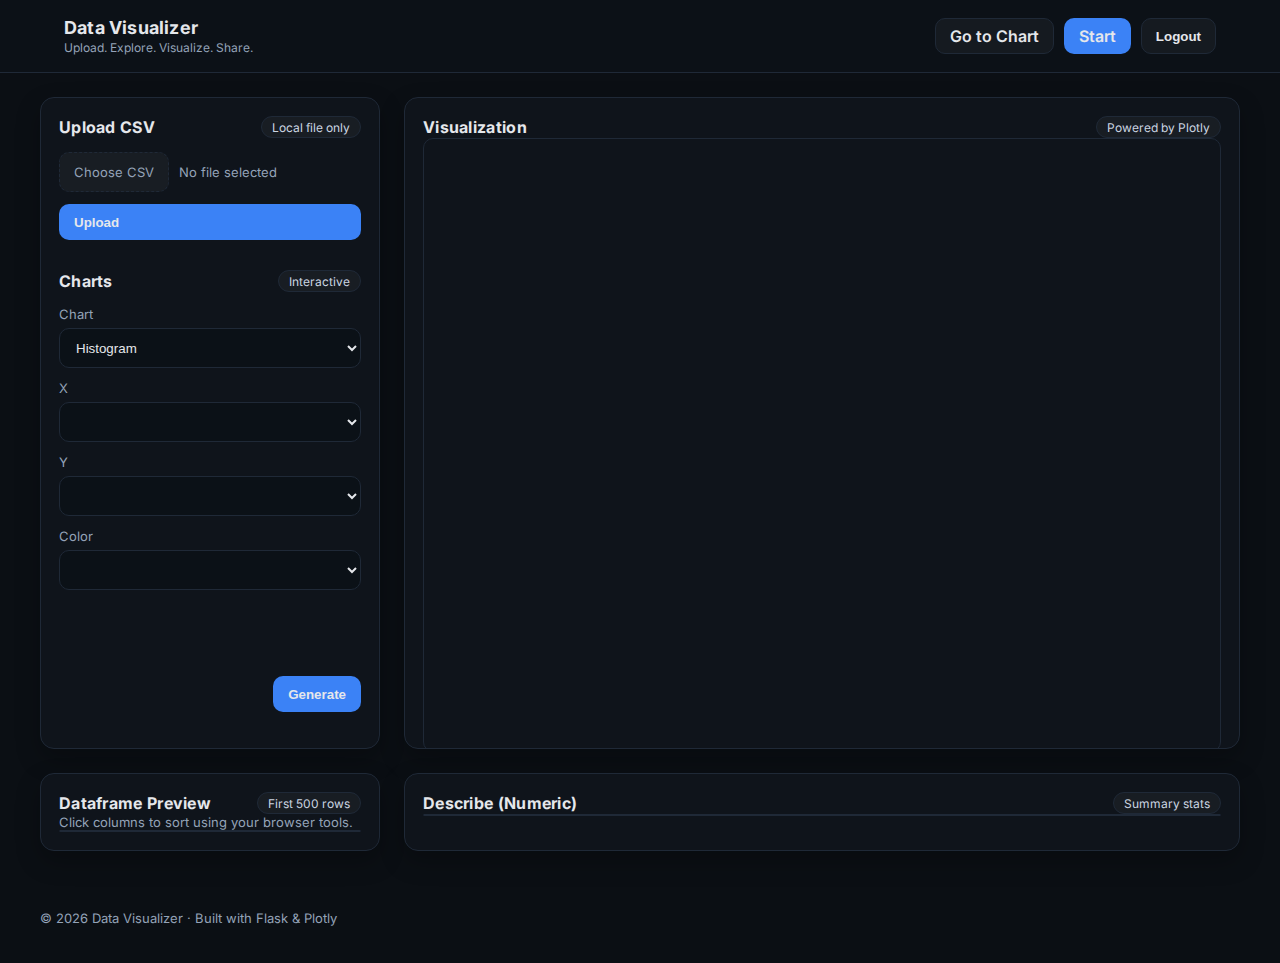
<file: web/index.html>
<!doctype html>
<html lang="en">
  <head>
    <meta charset="utf-8" />
    <meta name="viewport" content="width=device-width, initial-scale=1" />
    <title>Data Visualizer</title>
    <link rel="preconnect" href="https://fonts.googleapis.com" />
    <link rel="preconnect" href="https://fonts.gstatic.com" crossorigin />
    <link href="https://fonts.googleapis.com/css2?family=Inter:wght@400;500;600;700&display=swap" rel="stylesheet" />
    <link rel="stylesheet" href="/web/styles.css" />
    <script src="https://cdn.plot.ly/plotly-2.32.0.min.js"></script>
  </head>
  <body>
    <div class="bg-decor"></div>
    <header class="site-header">
      <div class="container header-inner">
        <div class="brand">
          <div class="brand-text">
            <h1 class="title">Data Visualizer</h1>
            <p class="subtitle">Upload. Explore. Visualize. Share.</p>
          </div>
        </div>
        <nav class="actions">
          <a class="btn btn-ghost" href="#chart">Go to Chart</a>
          <a class="btn btn-primary" href="#upload">Start</a>
          <button id="logout-btn" class="btn btn-ghost">Logout</button>
        </nav>
      </div>
    </header>

    <main class="container main-grid">
      <aside class="card side">
        <section class="section" id="upload">
          <div class="section-header">
            <h2>Upload CSV</h2>
            <span class="badge">Local file only</span>
          </div>
          <form id="upload-form" class="stack">
            <label class="file-input">
              <input type="file" id="csv-file" accept=".csv" />
              <span class="file-cta">Choose CSV</span>
              <span class="file-name" id="file-name">No file selected</span>
            </label>
            <button class="btn btn-primary" type="submit">Upload</button>
            <div id="upload-status" class="muted"></div>
          </form>
        </section>

        <section class="section">
          <div class="section-header">
            <h2>Charts</h2>
            <span class="badge">Interactive</span>
          </div>
          <div class="controls grid">
            <label>
              <span>Chart</span>
              <select id="chart-type">
                <option>Histogram</option>
                <option>Bar graph</option>
                <option>Scatter</option>
                <option>Pie Chart</option>
                <option>Line chart</option>
                <option>Box Plot</option>
              </select>
            </label>

            <label>
              <span>X</span>
              <select id="x-select"></select>
            </label>

            <label>
              <span>Y</span>
              <select id="y-select"></select>
            </label>

            <label>
              <span>Color</span>
              <select id="color-select"></select>
            </label>

            <label id="barmode-wrap" class="hidden">
              <span>Bar Type</span>
              <select id="barmode-select">
                <option>overlay</option>
                <option>group</option>
                <option>relative</option>
              </select>
            </label>

            <div class="actions-row">
              <button id="plot-btn" class="btn btn-primary">Generate</button>
            </div>
          </div>
        </section>
      </aside>

      <section class="card chart-card" id="chart-card">
        <div class="section-header">
          <h2>Visualization</h2>
          <span class="badge badge-soft">Powered by Plotly</span>
        </div>
        <div id="chart" class="chart"></div>
      </section>

      <section class="card data-card">
        <div class="section-header">
          <h2>Dataframe Preview</h2>
          <span class="badge badge-soft">First 500 rows</span>
        </div>
        <div id="df-note" class="muted">
          Click columns to sort using your browser tools.
        </div>
        <div id="dataframe" class="table-wrap"></div>
      </section>

      <section class="card data-card">
        <div class="section-header">
          <h2>Describe (Numeric)</h2>
          <span class="badge badge-soft">Summary stats</span>
        </div>
        <div id="describe" class="table-wrap"></div>
      </section>
    </main>

    <footer class="site-footer container">
      <span class="muted">© <span id="year"></span> Data Visualizer · Built with Flask & Plotly</span>
    </footer>

    <script>
      document.getElementById('csv-file').addEventListener('change', (e) => {
        const files = e.target.files;
        document.getElementById('file-name').textContent = files && files[0] ? files[0].name : 'No file selected';
      });
      document.getElementById('year').textContent = new Date().getFullYear();
    </script>
    <script src="/web/app.js"></script>
  </body>
  </html>
</file>
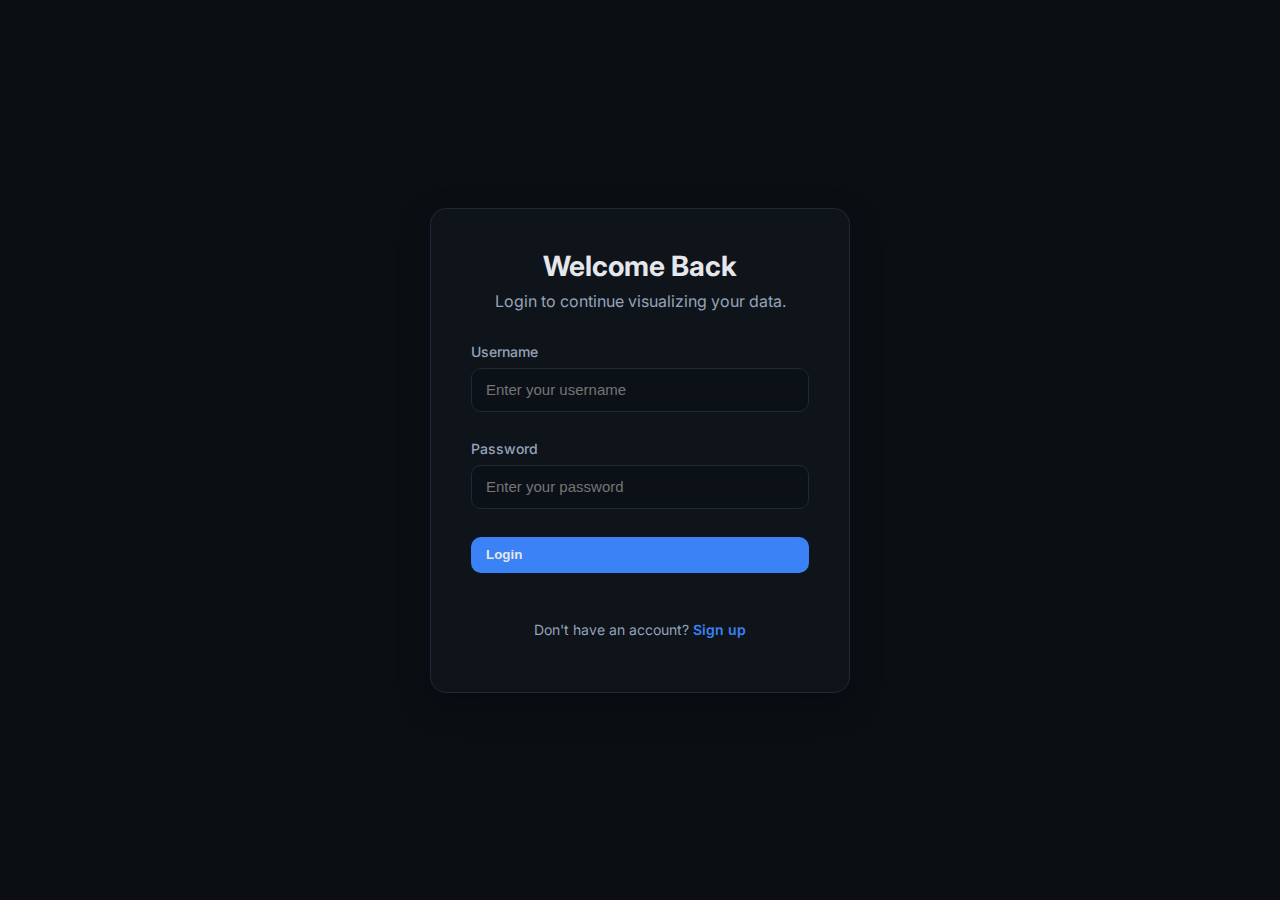
<file: web/login.html>
<!doctype html>
<html lang="en">
  <head>
    <meta charset="utf-8" />
    <meta name="viewport" content="width=device-width, initial-scale=1" />
    <title>Login - Data Visualizer</title>
    <link rel="preconnect" href="https://fonts.googleapis.com" />
    <link rel="preconnect" href="https://fonts.gstatic.com" crossorigin />
    <link href="https://fonts.googleapis.com/css2?family=Inter:wght@400;500;600;700&display=swap" rel="stylesheet" />
    <link rel="stylesheet" href="/web/styles.css" />
  </head>
  <body>
    <div class="auth-container">
      <div class="auth-box">
        <div class="auth-header">
          <h1>Welcome Back</h1>
          <p>Login to continue visualizing your data.</p>
        </div>
        <form id="login-form" class="stack">
          <div class="input-group">
            <label for="username">Username</label>
            <input type="text" id="username" placeholder="Enter your username" required />
          </div>
          <div class="input-group">
            <label for="password">Password</label>
            <input type="password" id="password" placeholder="Enter your password" required />
          </div>
          <button class="btn btn-primary" type="submit">Login</button>
          <div id="login-status" class="muted"></div>
          <p class="auth-switch">
            Don't have an account? <a href="/signup">Sign up</a>
          </p>
        </form>
      </div>
    </div>
    <script src="/web/login.js"></script>
  </body>
</html>
</file>
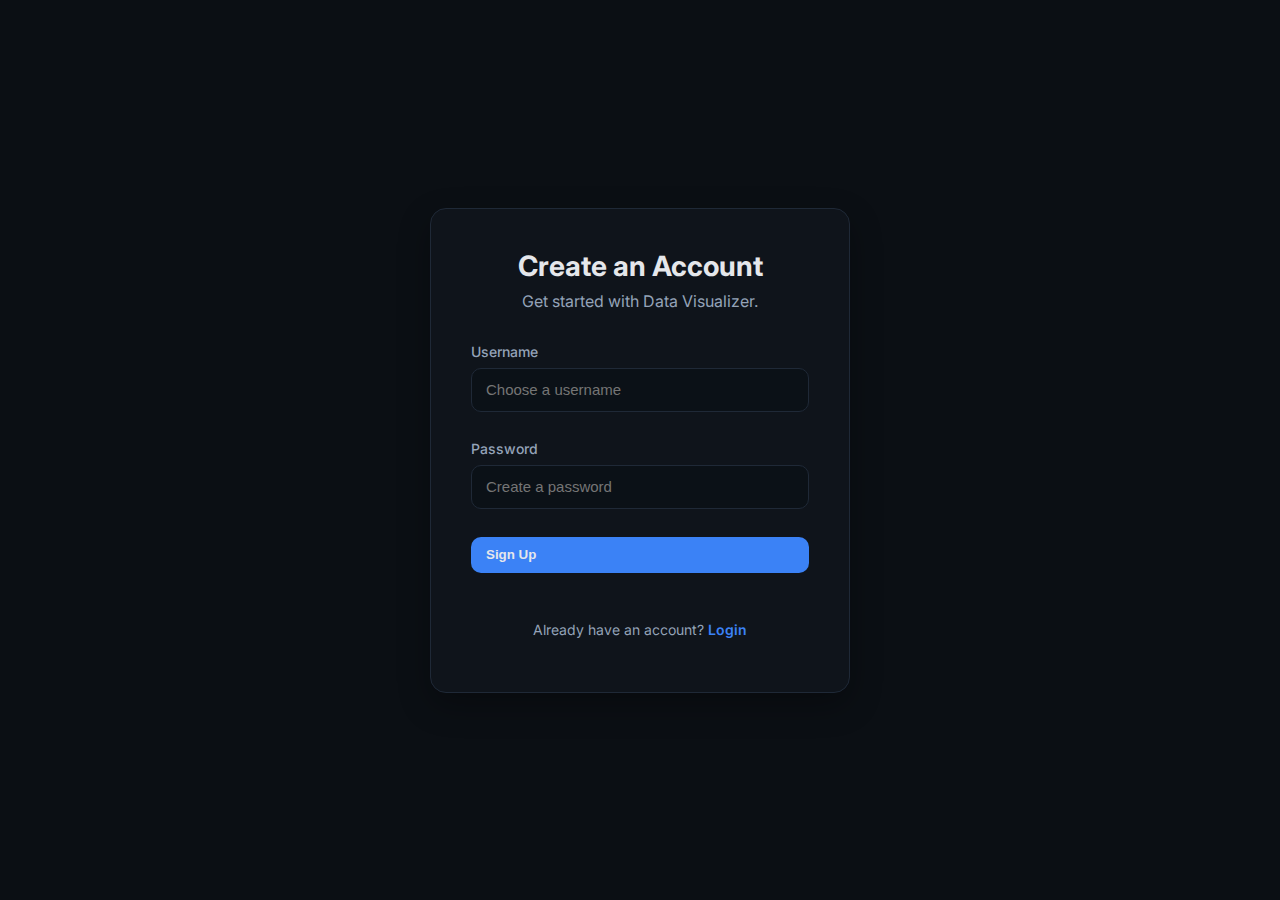
<file: web/signup.html>
<!doctype html>
<html lang="en">
  <head>
    <meta charset="utf-8" />
    <meta name="viewport" content="width=device-width, initial-scale=1" />
    <title>Sign Up - Data Visualizer</title>
    <link rel="preconnect" href="https://fonts.googleapis.com" />
    <link rel="preconnect" href="https://fonts.gstatic.com" crossorigin />
    <link href="https://fonts.googleapis.com/css2?family=Inter:wght@400;500;600;700&display=swap" rel="stylesheet" />
    <link rel="stylesheet" href="/web/styles.css" />
  </head>
  <body>
    <div class="auth-container">
      <div class="auth-box">
        <div class="auth-header">
          <h1>Create an Account</h1>
          <p>Get started with Data Visualizer.</p>
        </div>
        <form id="signup-form" class="stack">
          <div class="input-group">
            <label for="username">Username</label>
            <input type="text" id="username" placeholder="Choose a username" required />
          </div>
          <div class="input-group">
            <label for="password">Password</label>
            <input type="password" id="password" placeholder="Create a password" required />
          </div>
          <button class="btn btn-primary" type="submit">Sign Up</button>
          <div id="signup-status" class="muted"></div>
          <p class="auth-switch">
            Already have an account? <a href="/">Login</a>
          </p>
        </form>
      </div>
    </div>
    <script src="/web/signup.js"></script>
  </body>
</html>
</file>
<file: web/styles.css>
:root {
  --bg: #0b0f14;
  --surface: #0f141b;
  --surface-2: #0c1117;
  --border: #1f2937;
  --text: #e5e7eb;
  --muted: #94a3b8;
  --accent: #3b82f6;
  --accent-600: #2563eb;
  --ghost: rgba(255,255,255,0.04);
}

* { box-sizing: border-box; }
html, body { height: 100%; }
body {
  margin: 0;
  font-family: 'Inter', system-ui, -apple-system, Segoe UI, Roboto, Ubuntu, Cantarell, Noto Sans, Helvetica, Arial;
  background: var(--bg);
  color: var(--text);
}

.bg-decor::before, .bg-decor::after { display: none; }

.container { max-width: 1200px; margin: 0 auto; padding: 0 24px; }

.site-header {
  position: sticky; top: 0; z-index: 10;
  background: var(--surface-2);
  border-bottom: 1px solid var(--border);
}
.header-inner { display: flex; align-items: center; justify-content: space-between; height: 72px; }
.brand { display: flex; align-items: center; gap: 12px; }
.brand-text .title { margin: 0; font-size: 18px; font-weight: 700; letter-spacing: 0.2px; color: var(--text); }
.brand-text .subtitle { margin: 2px 0 0 0; font-size: 12px; color: var(--muted); }
.actions { display: flex; gap: 10px; }

.btn { display: inline-flex; align-items: center; gap: 8px; height: 36px; padding: 0 14px; border-radius: 10px; border: 1px solid transparent; font-weight: 600; text-decoration: none; color: var(--text); }
.btn-primary { background: var(--accent); }
.btn-primary:hover { filter: brightness(1.05); }
.btn-ghost { background: var(--ghost); border-color: var(--border); }
.btn-ghost:hover { background: rgba(255,255,255,0.1); }

.main-grid { display: grid; grid-template-columns: 340px 1fr; gap: 24px; padding: 24px 0 40px; }
.card {
  background: var(--surface);
  border: 1px solid var(--border);
  border-radius: 14px;
  box-shadow: 0 10px 24px rgba(0,0,0,0.25);
  overflow: hidden;
}
.side { padding: 18px; }
.chart-card { padding: 18px; min-height: 520px; }
.data-card { padding: 18px; }

.section { display: grid; gap: 14px; margin-bottom: 18px; }
.section-header { display: flex; align-items: center; justify-content: space-between; gap: 10px; }
.section-header h2 { margin: 0; font-size: 16px; font-weight: 700; letter-spacing: 0.3px; }
.badge { display: inline-flex; align-items: center; height: 22px; padding: 0 10px; border-radius: 999px; background: var(--ghost); color: #cbd5e1; border: 1px solid var(--border); font-size: 12px; }
.badge-soft { background: var(--ghost); color: #cbd5e1; border-color: var(--border); }

.stack { display: grid; gap: 12px; }
.file-input { display: grid; grid-template-columns: auto 1fr; gap: 10px; align-items: center; }
.file-input input[type="file"] { display: none; }
.file-cta { display: inline-flex; align-items: center; justify-content: center; height: 40px; padding: 0 14px; border-radius: 10px; background: var(--ghost); border: 1px dashed var(--border); cursor: pointer; }
.file-name { font-size: 13px; color: var(--muted); }
.muted { color: var(--muted); font-size: 13px; }

.controls.grid { display: grid; grid-template-columns: 1fr 1fr; gap: 12px; }
label { display: grid; gap: 6px; font-size: 13px; color: var(--muted); }
select, input[type="file"], button { height: 40px; padding: 0 12px; border-radius: 10px; border: 1px solid var(--border); background: #0b1117; color: var(--text); outline: none; }
select:focus, button:focus { box-shadow: 0 0 0 3px rgba(59,130,246,0.25); border-color: var(--accent); }
button { background: var(--accent); border-color: var(--accent); font-weight: 600; cursor: pointer; }
button:hover { filter: brightness(1.05); }

.actions-row { grid-column: 1 / -1; display: flex; justify-content: flex-end; }

.chart { height: 100%; min-height: 420px; border-radius: 10px; border: 1px solid var(--border); }
.table-wrap { overflow: auto; max-height: 420px; border: 1px solid var(--border); border-radius: 10px; }
table { border-collapse: collapse; width: 100%; }
th, td { border-bottom: 1px solid var(--border); padding: 10px 12px; font-size: 13px; }
th { position: sticky; top: 0; background: #0b1117; text-align: left; }

.site-footer { padding: 16px 0 36px; }

.hidden {
  visibility: hidden;
}

.auth-container {
  display: flex;
  justify-content: center;
  align-items: center;
  min-height: 100vh;
  background: var(--bg);
  padding: 24px;
}

.auth-box {
  width: 100%;
  max-width: 420px;
  padding: 40px;
  background: var(--surface);
  border: 1px solid var(--border);
  border-radius: 16px;
  box-shadow: 0 12px 32px rgba(0,0,0,0.3);
}

.auth-header {
  text-align: center;
  margin-bottom: 32px;
}

.auth-header h1 {
  font-size: 28px;
  font-weight: 700;
  margin: 0 0 8px;
}

.auth-header p {
  font-size: 16px;
  color: var(--muted);
  margin: 0;
}

.input-group {
  display: grid;
  gap: 8px;
  margin-bottom: 16px;
}

.input-group label {
  font-size: 14px;
  font-weight: 500;
  color: var(--muted);
}

.input-group input {
  height: 44px;
  padding: 0 14px;
  border-radius: 10px;
  border: 1px solid var(--border);
  background: #0b1117;
  color: var(--text);
  outline: none;
  font-size: 15px;
}

.input-group input:focus {
  box-shadow: 0 0 0 3px rgba(59,130,246,0.25);
  border-color: var(--accent);
}

.auth-switch {
  text-align: center;
  margin-top: 24px;
  font-size: 14px;
  color: var(--muted);
}

.auth-switch a {
  color: var(--accent);
  text-decoration: none;
  font-weight: 600;
}

.auth-switch a:hover {
  text-decoration: underline;
}

@media (max-width: 1024px) {
  .main-grid {
    grid-template-columns: 1fr;
  }
  .container {
    padding: 0 16px;
  }
}

@media (max-width: 768px) {
  .brand-text .title {
    font-size: 16px;
  }
  .section-header h2 {
    font-size: 15px;
  }
  .card {
    border-radius: 12px;
  }
  .side,
  .chart-card,
  .data-card {
    padding: 16px;
  }
  .main-grid {
    gap: 16px;
  }
  .header-inner {
    height: 64px;
  }
}

@media (max-width: 480px) {
  .controls.grid {
    grid-template-columns: 1fr;
  }

  .header-inner {
    flex-direction: column;
    height: auto;
    padding: 16px 0;
    gap: 16px;
  }

  .main-grid {
    padding: 16px 0 24px;
  }

  .file-input {
    grid-template-columns: 1fr;
    text-align: center;
  }
}

.controls.grid {
  display: flex;
  flex-direction: column;
  gap: 12px;
  height: 100%;
}

.actions-row {
  margin-top: auto;
}
</file>
